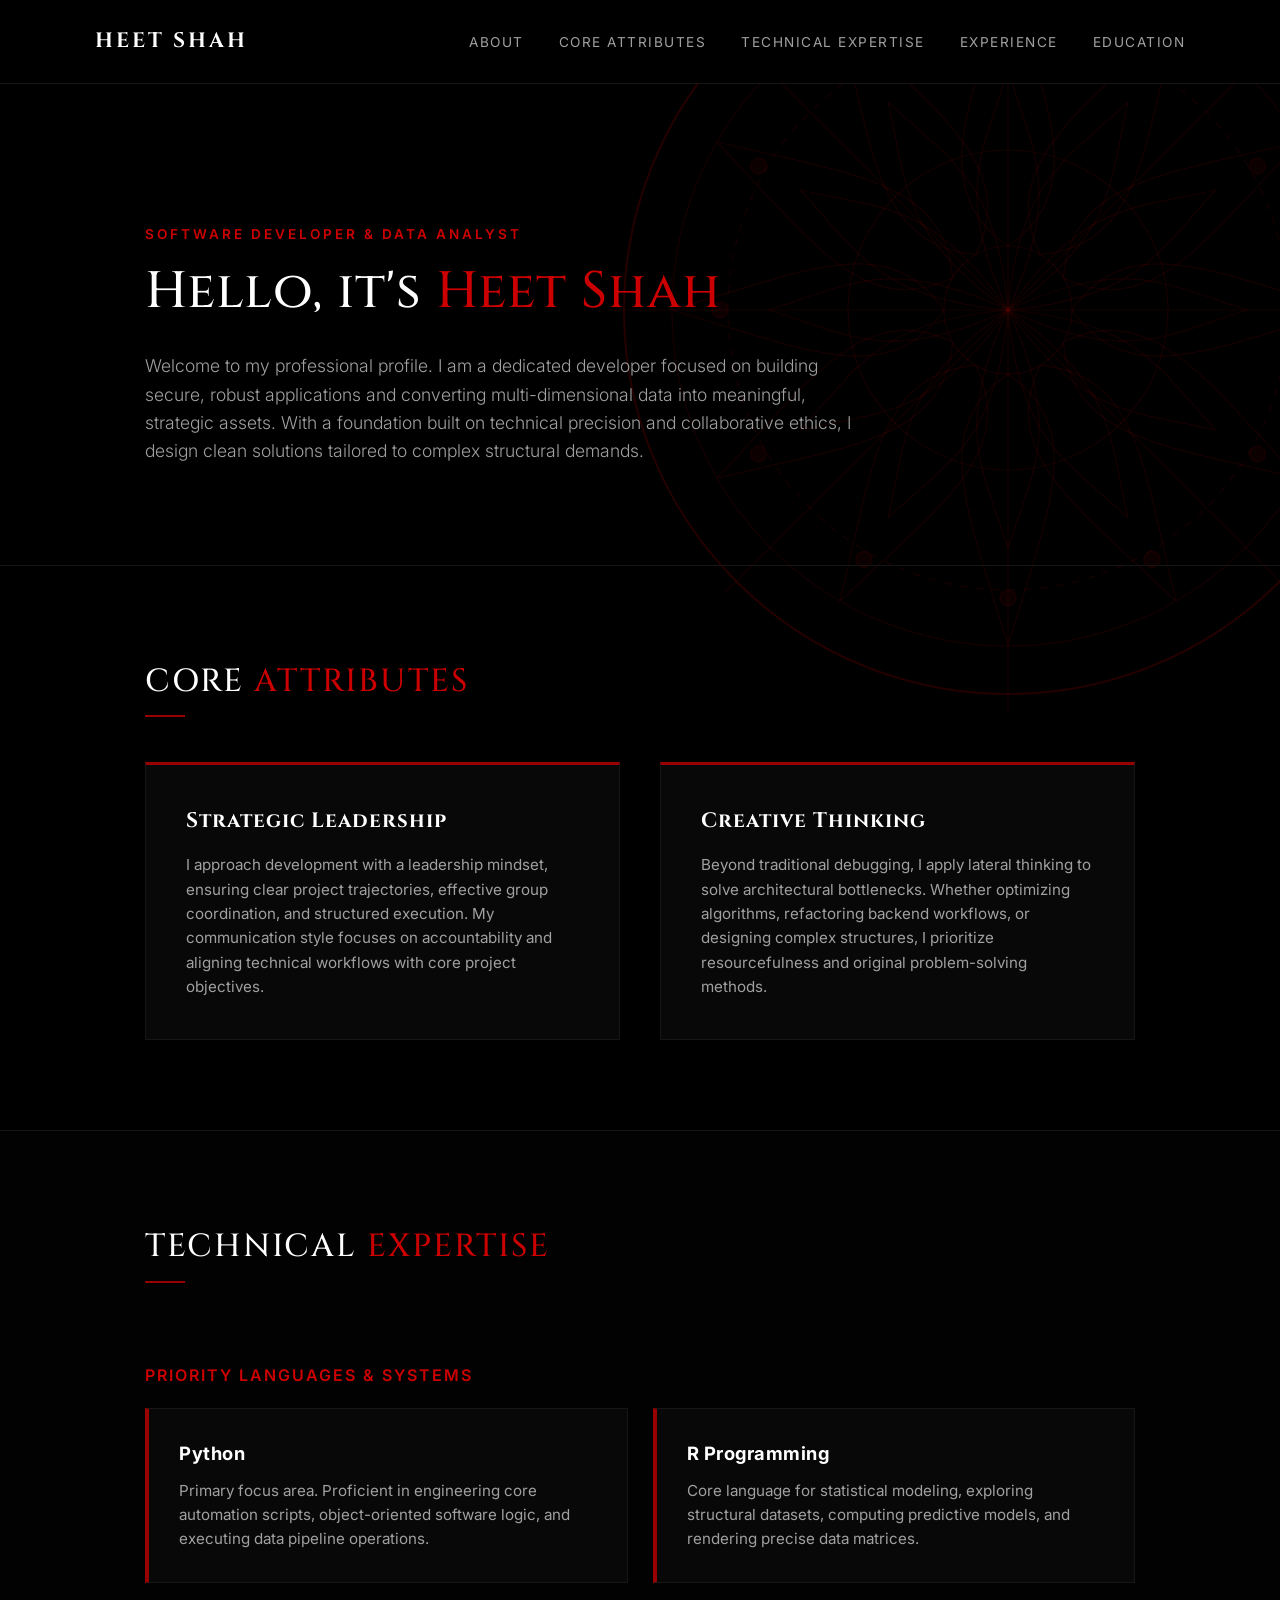
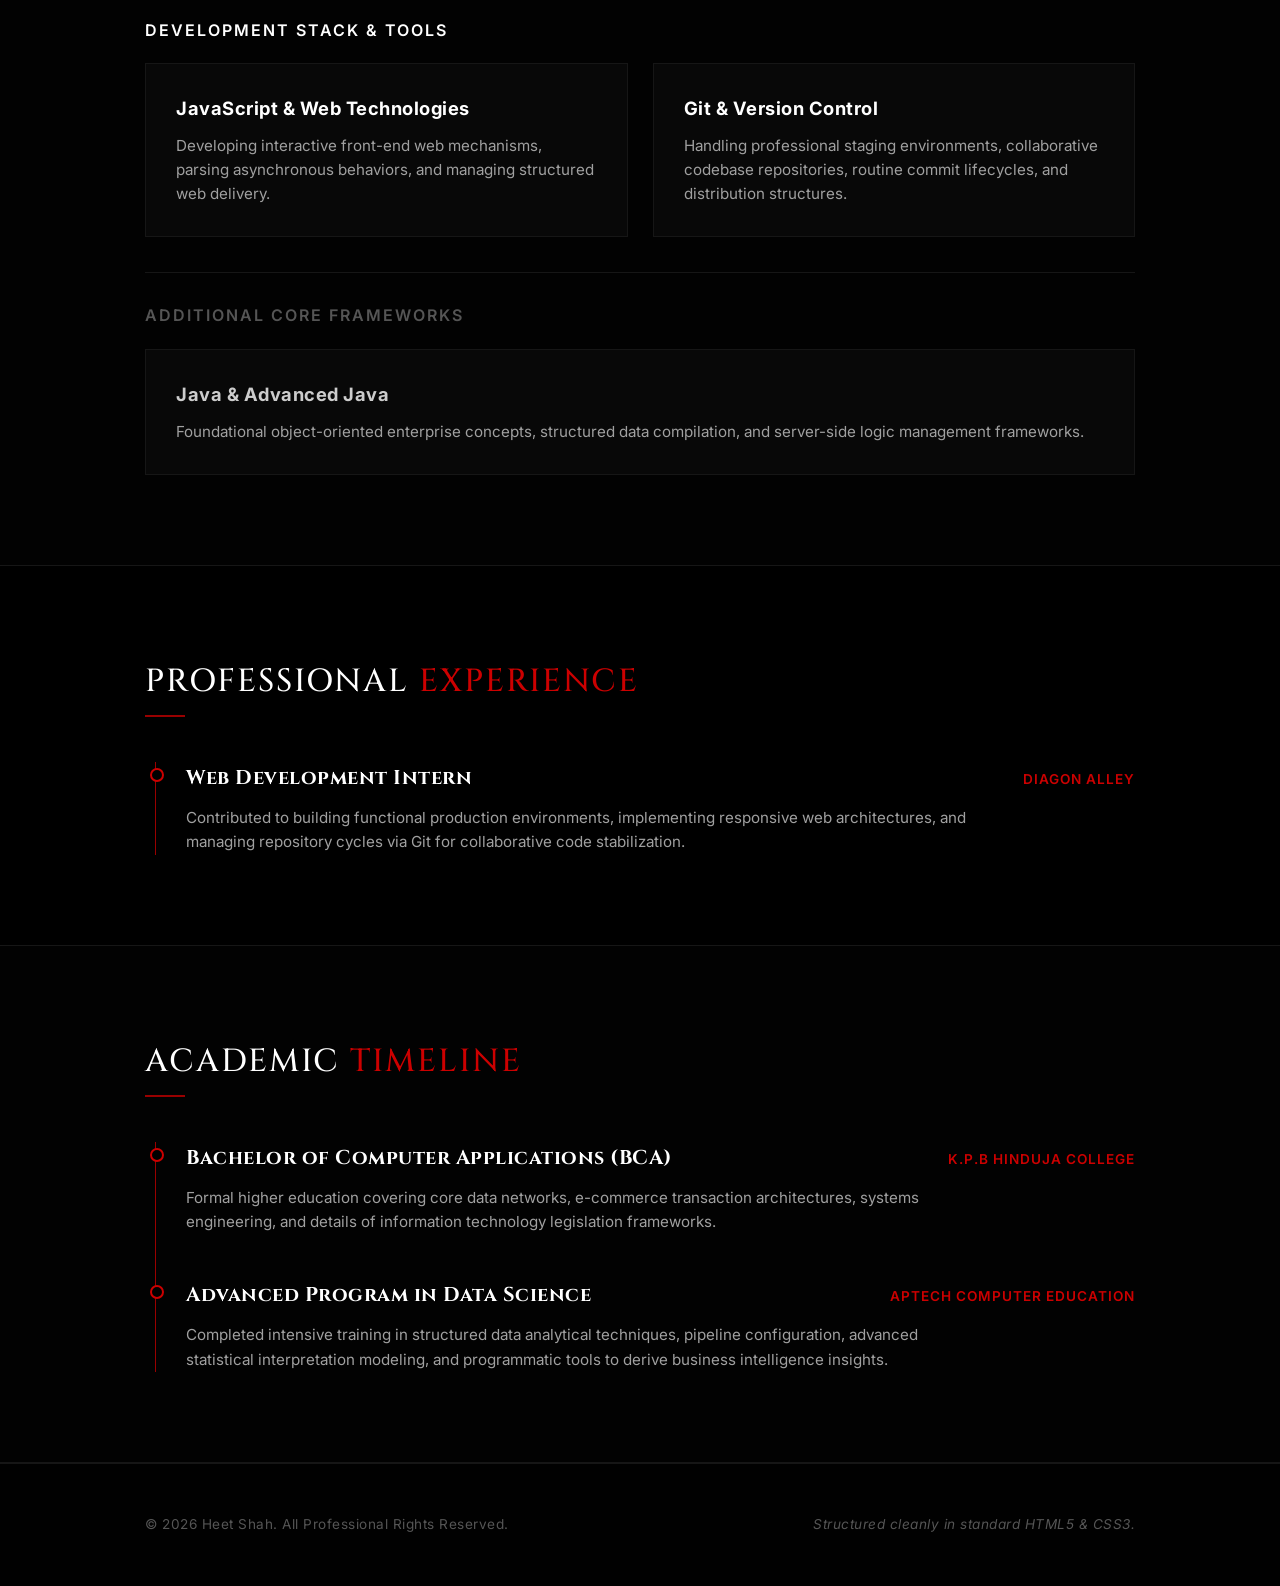
<file: index.html>
<!DOCTYPE html>
<html lang="en">
<head>
    <meta charset="UTF-8">
    <meta name="viewport" content="width=device-width, initial-scale=1.0">
    <title>Heet Shah | Professional Portfolio</title>
    <link rel="stylesheet" href="style.css">
    <!-- Google Fonts for a classic, elegant typographic hierarchy -->
    <link rel="preconnect" href="https://fonts.googleapis.com">
    <link rel="preconnect" href="https://fonts.gstatic.com" crossorigin>
    <link href="https://fonts.googleapis.com/css2?family=Cinzel:wght@500;700&family=Inter:wght@300;400;600&display=swap" rel="stylesheet">
</head>
<body>

    <!-- Subtle Red Cultural Mandala Watermark -->
    <div class="mandala-background"></div>

    <!-- Header Navigation -->
    <header>
        <div class="nav-container">
            <div class="logo">HEET SHAH</div>
            <nav>
                <ul>
                    <li><a href="#about">About</a></li>
                    <li><a href="#strengths">Core Attributes</a></li>
                    <li><a href="#skills">Technical Expertise</a></li>
                    <li><a href="#experience">Experience</a></li>
                    <li><a href="#education">Education</a></li>
                </ul>
            </nav>
        </div>
    </header>

    <!-- Hero / About Section -->
    <section id="about" class="hero-section">
        <div class="section-wrapper">
            <p class="subtitle-badge">Software Developer & Data Analyst</p>
            <h1>Hello, it's <span class="text-red">Heet Shah</span></h1>
            <p class="bio-text">
                Welcome to my professional profile. I am a dedicated developer focused on building secure, robust applications and converting multi-dimensional data into meaningful, strategic assets. With a foundation built on technical precision and collaborative ethics, I design clean solutions tailored to complex structural demands.
            </p>
        </div>
    </section>

    <!-- Professional Attributes Section (Leadership & Creative Thinking) -->
    <section id="strengths" class="content-section">
        <div class="section-wrapper">
            <h2 class="section-title">Core <span class="text-red">Attributes</span></h2>
            <div class="attributes-grid">
                <div class="attribute-card">
                    <h3>Strategic Leadership</h3>
                    <p>
                        I approach development with a leadership mindset, ensuring clear project trajectories, effective group coordination, and structured execution. My communication style focuses on accountability and aligning technical workflows with core project objectives.
                    </p>
                </div>
                <div class="attribute-card">
                    <h3>Creative Thinking</h3>
                    <p>
                        Beyond traditional debugging, I apply lateral thinking to solve architectural bottlenecks. Whether optimizing algorithms, refactoring backend workflows, or designing complex structures, I prioritize resourcefulness and original problem-solving methods.
                    </p>
                </div>
            </div>
        </div>
    </section>

    <!-- Technical Skills Section (Prioritized Hierarchy) -->
    <section id="skills" class="content-section grey-bg">
        <div class="section-wrapper">
            <h2 class="section-title">Technical <span class="text-red">Expertise</span></h2>

            <h3 class="skills-group-title text-red">Priority Languages & Systems</h3>
            <div class="skills-grid priority-grid">
                <div class="skill-item feature">
                    <h4>Python</h4>
                    <p>Primary focus area. Proficient in engineering core automation scripts, object-oriented software logic, and executing data pipeline operations.</p>
                </div>
                <div class="skill-item feature">
                    <h4>R Programming</h4>
                    <p>Core language for statistical modeling, exploring structural datasets, computing predictive models, and rendering precise data matrices.</p>
                </div>
            </div>

            <h3 class="skills-group-title">Development Stack & Tools</h3>
            <div class="skills-grid secondary-grid">
                <div class="skill-item">
                    <h4>JavaScript & Web Technologies</h4>
                    <p>Developing interactive front-end web mechanisms, parsing asynchronous behaviors, and managing structured web delivery.</p>
                </div>
                <div class="skill-item">
                    <h4>Git & Version Control</h4>
                    <p>Handling professional staging environments, collaborative codebase repositories, routine commit lifecycles, and distribution structures.</p>
                </div>
            </div>

            <!-- Java placed strictly at the end -->
            <h3 class="skills-group-title muted-title">Additional Core Frameworks</h3>
            <div class="skills-grid low-priority-grid">
                <div class="skill-item standard">
                    <h4>Java & Advanced Java</h4>
                    <p>Foundational object-oriented enterprise concepts, structured data compilation, and server-side logic management frameworks.</p>
                </div>
            </div>
        </div>
    </section>

    <!-- Experience Section -->
    <section id="experience" class="content-section">
        <div class="section-wrapper">
            <h2 class="section-title">Professional <span class="text-red">Experience</span></h2>
            <div class="timeline">
                <div class="timeline-block">
                    <div class="timeline-header">
                        <h3>Web Development Intern</h3>
                        <span class="timeline-date">Diagon Alley</span>
                    </div>
                    <div class="timeline-body">
                        <p>Contributed to building functional production environments, implementing responsive web architectures, and managing repository cycles via Git for collaborative code stabilization.</p>
                    </div>
                </div>
            </div>
        </div>
    </section>

    <!-- Education Section (Aptech right before BCA) -->
    <section id="education" class="content-section grey-bg">
        <div class="section-wrapper">
            <h2 class="section-title">Academic <span class="text-red">Timeline</span></h2>
            <div class="timeline">
                <!-- Most Recent -->
                <div class="timeline-block">
                    <div class="timeline-header">
                        <h3>Bachelor of Computer Applications (BCA)</h3>
                        <span class="timeline-date">K.P.B HINDUJA COLLEGE</span>
                    </div>
                    <div class="timeline-body">
                        <p>Formal higher education covering core data networks, e-commerce transaction architectures, systems engineering, and details of information technology legislation frameworks.</p>
                    </div>
                </div>
                <!-- Right before BCA -->
                <div class="timeline-block">
                    <div class="timeline-header">
                        <h3>Advanced Program in Data Science</h3>
                        <span class="timeline-date">Aptech Computer Education</span>
                    </div>
                    <div class="timeline-body">
                        <p>Completed intensive training in structured data analytical techniques, pipeline configuration, advanced statistical interpretation modeling, and programmatic tools to derive business intelligence insights.</p>
                    </div>
                </div>
            </div>
        </div>
    </section>

    <!-- Classic Clean Footer -->
    <footer>
        <div class="section-wrapper footer-content">
            <p>&copy; 2026 Heet Shah. All Professional Rights Reserved.</p>
            <p class="footer-note">Structured cleanly in standard HTML5 & CSS3.</p>
        </div>
    </footer>

</body>
</html>
</file>
<file: style.css>
/* --- Root Variable Definitions --- */
:root {
    --bg-black: #000000;          /* Pure pitch black background */
    --card-black: #080808;        /* Deep contrast black for cards */
    --border-dark: #161616;       /* Sleek, subtle divider lines */
    --classic-red: #990000;
    --bright-red: #cc0000;
    --text-white: #ffffff;        /* Primary crisp white text */
    --text-muted: #a0a0a0;        /* Elegant gray for body text */
    --text-dark: #555555;
}

/* --- Global Clean Reset --- */
* {
    margin: 0;
    padding: 0;
    box-sizing: border-box;
    scroll-behavior: smooth;
}

body {
    background-color: var(--bg-black);
    color: var(--text-white);
    font-family: 'Inter', sans-serif;
    line-height: 1.6;
    overflow-x: hidden;
    position: relative;
}

/* --- Dynamic Star Twinkle Keyframe --- */
@keyframes stellarTwinkle {
    0%, 100% { opacity: 0.4; transform: scale(0.96); }
    50% { opacity: 1; transform: scale(1.04); }
}

/* --- Background Cultural Mandala Styling --- */
.mandala-background {
    position: fixed;
    top: -10%;
    right: -10%;
    width: 800px;
    height: 800px;
    background-image: url("data:image/svg+xml,%3Csvg xmlns='http://www.w3.org/2000/svg' viewBox='0 0 100 100'%3E%3Cg stroke='%23990000' stroke-width='0.15' fill='none' stroke-opacity='0.18'%3E%3Ccircle cx='50' cy='50' r='48'/%3E%3Ccircle cx='50' cy='50' r='42'/%3E%3Ccircle cx='50' cy='50' r='35' stroke-dasharray='1,1'/%3E%3Ccircle cx='50' cy='50' r='20'/%3E%3Ccircle cx='50' cy='50' r='8'/%3E%3Cpath d='M50,0 L50,100 M0,50 L100,50 M14.6,14.6 L85.4,85.4 M14.6,85.4 L85.4,14.6'/%3E%3Cpath d='M50,2A48,48 0 0,1 98,50A48,48 0 0,1 50,98A48,48 0 0,1 2,50A48,48 0 0,1 50,2' stroke-width='0.3'/%3E%3Cg id='p'%3E%3Cpath d='M50,8 C45,25 40,35 50,42 C60,35 55,25 50,8'/%3E%3Cpath d='M50,20 C47,30 43,35 50,50 C57,35 53,30 50,20'/%3E%3Ccircle cx='50' cy='14' r='1' fill='%23990000' fill-opacity='0.1'/%3E%3C/g%3E%3Cuse href='%23p' transform='rotate(30 50 50)'/%3E%3Cuse href='%23p' transform='rotate(60 50 50)'/%3E%3Cuse href='%23p' transform='rotate(90 50 50)'/%3E%3Cuse href='%23p' transform='rotate(120 50 50)'/%3E%3Cuse href='%23p' transform='rotate(150 50 50)'/%3E%3Cuse href='%23p' transform='rotate(180 50 50)'/%3E%3Cuse href='%23p' transform='rotate(210 50 50)'/%3E%3Cuse href='%23p' transform='rotate(240 50 50)'/%3E%3Cuse href='%23p' transform='rotate(270 50 50)'/%3E%3Cuse href='%23p' transform='rotate(300 50 50)'/%3E%3Cuse href='%23p' transform='rotate(330 50 50)'/%3E%3C/g%3E%3C/svg%3E");
    background-repeat: no-repeat;
    background-size: contain;
    pointer-events: none;
    z-index: 0;
    opacity: 0.8;
}

/* --- Layout Wrappers & Reusable Items --- */
.section-wrapper {
    max-width: 1050px;
    margin: 0 auto;
    padding: 0 30px;
    position: relative;
    z-index: 5; /* Forces text content above all glow/star effects */
}

/* GENERAL CONTENT SECTION BASE */
.content-section {
    padding: 90px 0;
    border-bottom: 1px solid var(--border-dark);
    position: relative;
    overflow: hidden;
}

/* REALISTIC GALAXY STARS FOR CONTENT SECTIONS */
.content-section::before {
    content: '';
    position: absolute;
    top: 0;
    left: 0;
    width: 100%;
    height: 100%;
    /* Math-constructed irregular coordinate dots mimicking true constellations */
    background-image: 
        radial-gradient(1px 1px at 12% 18%, rgba(255, 255, 255, 1) 100%, transparent),
        radial-gradient(1.5px 1.5px at 38% 74%, rgba(255, 255, 255, 0.9) 100%, transparent),
        radial-gradient(1px 1px at 56% 32%, rgba(255, 255, 255, 0.8) 100%, transparent),
        radial-gradient(2px 2px at 72% 15%, rgba(255, 255, 255, 0.95) 100%, transparent),
        radial-gradient(1px 1px at 89% 62%, rgba(255, 255, 255, 0.7) 100%, transparent),
        radial-gradient(1.5px 1.5px at 25% 48%, rgba(230, 242, 255, 0.9) 100%, transparent), /* Slight Blue Star */
        radial-gradient(1px 1px at 68% 85%, rgba(255, 235, 235, 0.85) 100%, transparent); /* Slight Red Star */
    background-size: 380px 380px; /* Repeated layout loop preventing grid perception */
    opacity: 0;
    z-index: 1;
    transition: opacity 0.6s cubic-bezier(0.25, 1, 0.5, 1);
    pointer-events: none;
}

/* AMBIENT NEBULA GLOW BACKDROP FOR CONTENT SECTIONS */
.content-section::after {
    content: '';
    position: absolute;
    top: 50%;
    left: 50%;
    transform: translate(-50%, -50%) scale(0.8);
    width: 700px;
    height: 500px;
    background: radial-gradient(
        ellipse,
        rgba(224, 30, 30, 0.16) 0%,   
        rgba(75, 15, 90, 0.14) 50%,   
        rgba(0, 0, 0, 0) 80%          
    );
    filter: blur(60px);
    -webkit-filter: blur(60px);
    border-radius: 50%;
    opacity: 0;
    z-index: 2;
    transition: opacity 0.8s ease, transform 0.8s ease;
    pointer-events: none;
}

/* GLOBAL SECTION HOVER COMBINATION */
.content-section:hover::before {
    opacity: 0.75;
    animation: stellarTwinkle 5s infinite ease-in-out;
}
.content-section:hover::after {
    opacity: 1;
    transform: translate(-50%, -50%) scale(1.1);
}

.grey-bg {
    background-color: rgba(4, 4, 4, 0.7);
}

.text-red {
    color: var(--bright-red);
}

.section-title {
    font-family: 'Cinzel', serif;
    font-size: 2rem;
    font-weight: 500;
    letter-spacing: 2px;
    margin-bottom: 45px;
    text-transform: uppercase;
    position: relative;
    display: inline-block;
}

.section-title::after {
    content: '';
    display: block;
    width: 40px;
    height: 2px;
    background-color: var(--classic-red);
    margin-top: 8px;
}

/* --- Header / Navigation Bar --- */
header {
    background-color: rgba(0, 0, 0, 0.95);
    border-bottom: 1px solid var(--border-dark);
    position: sticky;
    top: 0;
    z-index: 100;
}

.nav-container {
    max-width: 1150px;
    margin: 0 auto;
    padding: 25px 30px;
    display: flex;
    justify-content: space-between;
    align-items: center;
}

/* LOGO BASE STYLING */
header .logo {
    font-family: 'Cinzel', serif;
    font-size: 1.3rem;
    font-weight: 700;
    letter-spacing: 3px;
    color: var(--text-white); 
    text-decoration: none;
    position: relative;
    z-index: 10;
    transition: text-shadow 0.4s ease;
}

/* LOGO HOVER AURA EFFECT */
header .logo::after {
    content: '';
    position: absolute;
    top: 50%;
    left: 50%;
    transform: translate(-50%, -50%) scale(0.4);
    width: 160px;
    height: 160px;
    background: radial-gradient(
        circle,
        rgba(224, 30, 30, 0.65) 0%,   
        rgba(75, 15, 90, 0.4) 45%,    
        rgba(0, 0, 0, 0) 70%          
    );
    filter: blur(20px);
    -webkit-filter: blur(20px);
    border-radius: 50%;
    opacity: 0;
    z-index: -1;
    transition: opacity 0.5s ease, transform 0.5s ease;
    pointer-events: none;
}

/* LOGO HOVER TRIGGER */
header .logo:hover::after {
    opacity: 1;
    transform: translate(-50%, -50%) scale(1.1);
}

header .logo:hover {
    text-shadow: 0 0 8px rgba(255, 255, 255, 0.5);
}

header nav ul {
    list-style: none;
    display: flex;
}

header nav ul li {
    margin-left: 35px;
}

header nav ul li a {
    color: var(--text-muted);
    text-decoration: none;
    font-size: 0.85rem;
    text-transform: uppercase;
    letter-spacing: 1.5px;
    font-weight: 400;
    transition: color 0.25s ease;
}

header nav ul li a:hover {
    color: var(--bright-red);
}

/* --- Hero Layout & Cosmic Stars --- */
.hero-section {
    padding: 140px 0 100px 0;
    border-bottom: 1px solid var(--border-dark);
    position: relative;
    overflow: hidden;
}

/* STARS SPECIFIC TO THE HERO DEEP BACKDROP */
.hero-section::before {
    content: '';
    position: absolute;
    top: 0;
    left: 0;
    width: 100%;
    height: 100%;
    background-image: 
        radial-gradient(1.5px 1.5px at 15% 25%, #ffffff 100%, transparent),
        radial-gradient(2px 2px at 45% 65%, rgba(255, 255, 255, 0.95) 100%, transparent),
        radial-gradient(1px 1px at 30% 85%, #ffffff 100%, transparent),
        radial-gradient(1px 1px at 78% 22%, #ffffff 100%, transparent),
        radial-gradient(2.5px 2.5px at 62% 45%, rgba(255, 255, 255, 0.85) 100%, transparent), /* Larger clear star */
        radial-gradient(1.5px 1.5px at 88% 70%, rgba(200, 230, 255, 0.9) 100%, transparent);
    background-size: 320px 320px;
    opacity: 0;
    z-index: 1;
    transition: opacity 0.6s cubic-bezier(0.25, 1, 0.5, 1);
    pointer-events: none;
}

/* HERO HOVER AMBIENT GLOW OVERLAY */
.hero-section::after {
    content: '';
    position: absolute;
    top: 35%;
    left: 15%;
    transform: translate(-50%, -50%) scale(0.8);
    width: 600px;
    height: 450px;
    background: radial-gradient(
        ellipse,
        rgba(224, 30, 30, 0.22) 0%,   
        rgba(35, 10, 75, 0.18) 50%,   
        rgba(0, 0, 0, 0) 80%
    );
    filter: blur(60px);
    -webkit-filter: blur(60px);
    border-radius: 50%;
    opacity: 0;
    z-index: 2;
    transition: opacity 0.8s ease, transform 0.8s ease;
    pointer-events: none;
}

/* TRIGGER HERO BACKGROUND GLOW AND TWINKLE ON HOVER */
.hero-section:hover::before {
    opacity: 0.8;
    animation: stellarTwinkle 4s infinite ease-in-out;
}
.hero-section:hover::after {
    opacity: 1;
    transform: translate(-50%, -50%) scale(1.2);
}

.subtitle-badge {
    color: var(--bright-red);
    text-transform: uppercase;
    font-size: 0.85rem;
    letter-spacing: 3px;
    font-weight: 600;
    margin-bottom: 15px;
}

.hero-section h1 {
    font-family: 'Cinzel', serif;
    font-size: 3.2rem;
    font-weight: 500;
    line-height: 1.2;
    max-width: 850px;
    margin-bottom: 30px;
    letter-spacing: 1px;
}

.bio-text {
    font-size: 1.1rem;
    color: var(--text-muted);
    max-width: 720px;
    font-weight: 300;
}

/* --- Core Attributes (Soft Skills) --- */
.attributes-grid {
    display: grid;
    grid-template-columns: repeat(auto-fit, minmax(400px, 1fr));
    gap: 40px;
}

.attribute-card {
    background-color: var(--card-black);
    border: 1px solid var(--border-dark);
    padding: 40px;
    border-top: 3px solid var(--classic-red);
    position: relative;
    z-index: 10; /* Ensures the structural surface sits safely cleanly over effects */
}

.attribute-card h3 {
    font-family: 'Cinzel', serif;
    font-size: 1.3rem;
    margin-bottom: 15px;
    letter-spacing: 1px;
}

.attribute-card p {
    color: var(--text-muted);
    font-size: 0.95rem;
}

/* --- Technical Skills Layout Rules --- */
.skills-group-title {
    font-size: 1rem;
    text-transform: uppercase;
    letter-spacing: 2px;
    margin: 35px 0 20px 0;
    font-weight: 600;
}

.muted-title {
    color: var(--text-dark);
    border-top: 1px solid var(--border-dark);
    padding-top: 30px;
}

.skills-grid {
    display: grid;
    gap: 25px;
}

.priority-grid {
    grid-template-columns: repeat(auto-fit, minmax(450px, 1fr));
}

.secondary-grid, .low-priority-grid {
    grid-template-columns: repeat(auto-fit, minmax(450px, 1fr));
}

.skill-item {
    background-color: var(--card-black);
    border: 1px solid var(--border-dark);
    padding: 30px;
    position: relative;
    z-index: 10;
}

.skill-item.feature {
    border-left: 4px solid var(--classic-red);
}

.skill-item h4 {
    font-size: 1.15rem;
    margin-bottom: 10px;
    letter-spacing: 0.5px;
}

.skill-item p {
    color: var(--text-muted);
    font-size: 0.95rem;
}

.skill-item.standard h4 {
    color: #cccccc;
}

/* --- Classic Professional Timeline --- */
.timeline {
    border-left: 1px solid var(--classic-red);
    padding-left: 30px;
    margin-left: 10px;
    position: relative;
    z-index: 10;
}

.timeline-block {
    position: relative;
    margin-bottom: 45px;
}

.timeline-block:last-child {
    margin-bottom: 0;
}

.timeline-block::before {
    content: '';
    position: absolute;
    left: -36px;
    top: 6px;
    width: 10px;
    height: 10px;
    background-color: var(--bg-black);
    border: 2px solid var(--bright-red);
    border-radius: 50%;
}

.timeline-header {
    display: flex;
    justify-content: space-between;
    align-items: baseline;
    margin-bottom: 12px;
}

.timeline-header h3 {
    font-family: 'Cinzel', serif;
    font-size: 1.25rem;
    letter-spacing: 0.5px;
}

.timeline-date {
    font-size: 0.85rem;
    color: var(--bright-red);
    text-transform: uppercase;
    letter-spacing: 1px;
    font-weight: 600;
}

.timeline-body p {
    color: var(--text-muted);
    font-size: 0.95rem;
    max-width: 800px;
}

/* --- Elegant Footer Layout & Ambient Glow --- */
footer {
    background-color: #010101;
    padding: 50px 0;
    border-top: 1px solid var(--border-dark);
    position: relative;
    overflow: hidden;
}

/* SOFT BASE GLOW ACCENT SPECIFICALLY FOR THE FOOTER FLOOR */
footer::after {
    content: '';
    position: absolute;
    bottom: -40px;
    left: 50%;
    transform: translateX(-50%) scale(0.8);
    width: 500px;
    height: 150px;
    background: radial-gradient(
        ellipse,
        rgba(224, 30, 30, 0.12) 0%,
        rgba(35, 10, 75, 0.08) 60%,
        rgba(0, 0, 0, 0) 90%
    );
    filter: blur(40px);
    -webkit-filter: blur(40px);
    border-radius: 50%;
    opacity: 0;
    z-index: 1;
    transition: opacity 0.6s ease, transform 0.6s ease;
    pointer-events: none;
}

footer:hover::after {
    opacity: 1;
    transform: translateX(-50%) scale(1.1);
}

.footer-content {
    display: flex;
    justify-content: space-between;
    align-items: center;
    position: relative;
    z-index: 10;
}

footer p {
    color: var(--text-dark);
    font-size: 0.85rem;
    letter-spacing: 0.5px;
}

footer .footer-note {
    font-style: italic;
}

/* --- Responsive Adjustments --- */
@media(max-width: 768px) {
    .nav-container {
        flex-direction: column;
        padding: 20px;
    }
    header nav ul {
        margin-top: 15px;
    }
    header nav ul li {
        margin: 0 10px;
    }
    .hero-section h1 {
        font-size: 2.2rem;
    }
    .attributes-grid, .priority-grid, .secondary-grid, .low-priority-grid {
        grid-template-columns: 1fr;
    }
    .timeline-header {
        flex-direction: column;
    }
    .timeline-date {
        margin-top: 5px;
    }
    .footer-content {
        flex-direction: column;
        gap: 15px;
        text-align: center;
    }
    .mandala-background {
        width: 500px;
        height: 500px;
        opacity: 0.4;
    }
    .hero-section::after {
        width: 300px;
        height: 300px;
        left: 50%;
    }
    .content-section::after {
        width: 280px;
        height: 280px;
    }
}
</file>
